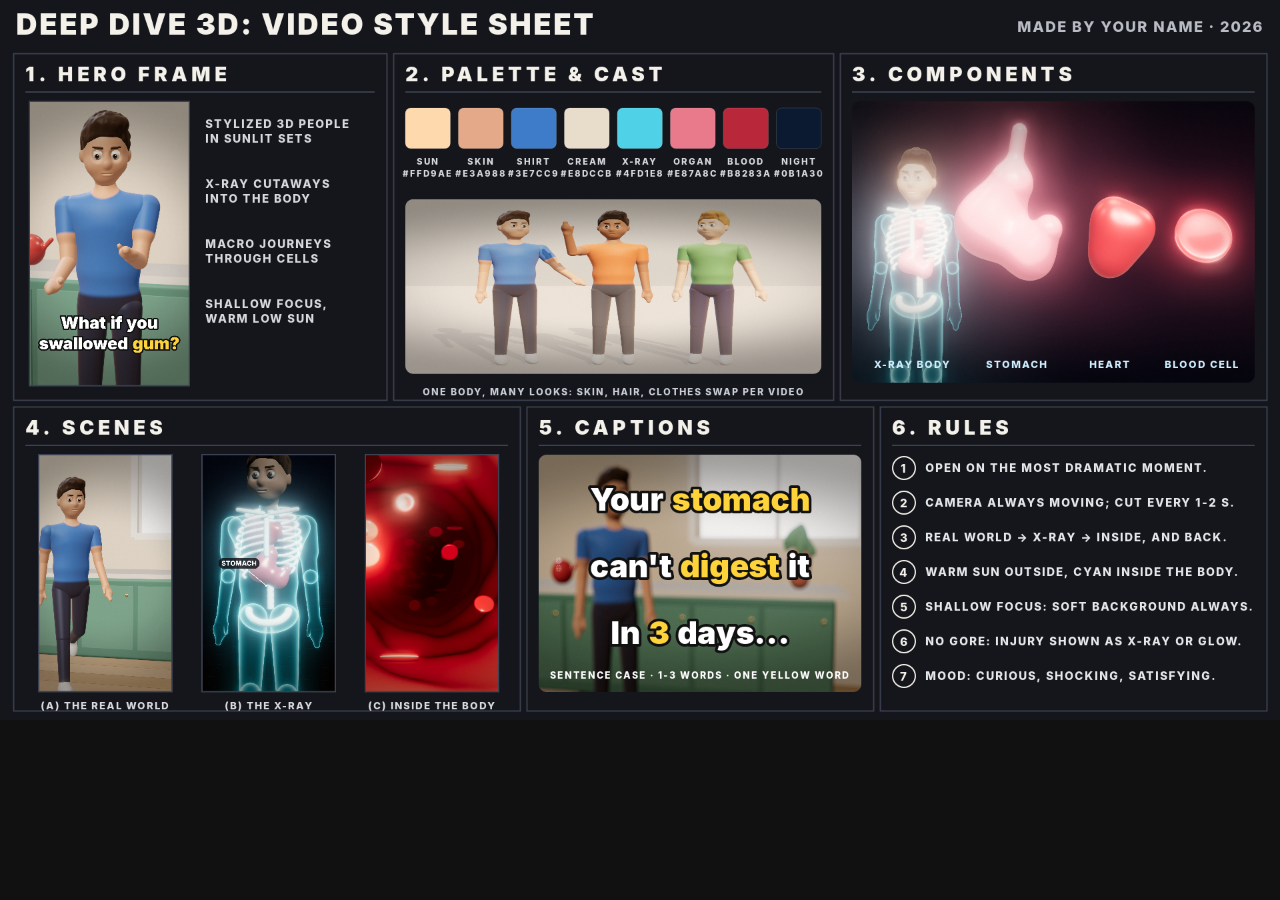
<file: faceless-shorts/styles/deep-dive/example/sheet.html>
<!doctype html>
<html><head><meta charset="utf-8"><title>Style sheet</title>
<style>
@font-face { font-family: 'Inter'; font-weight: 900; src: url('fonts/Inter-Black.otf'); }
@font-face { font-family: 'Inter'; font-weight: 800; src: url('fonts/Inter-ExtraBold.otf'); }
html, body { margin: 0; background: #111; } canvas { display: block; max-width: 100vw; height: auto; } #gl, #gl2 { display: none; }
</style></head>
<body><canvas id="cv" width="1920" height="1080"></canvas><canvas id="gl" width="1080" height="1920"></canvas><canvas id="gl2" width="1280" height="860"></canvas>
<script type="importmap">{"imports":{"three":"./vendor/three.module.js","three/addons/":"./vendor/addons/"}}</script>
<script type="module" src="src/sheet.js"></script></body></html>
</file>
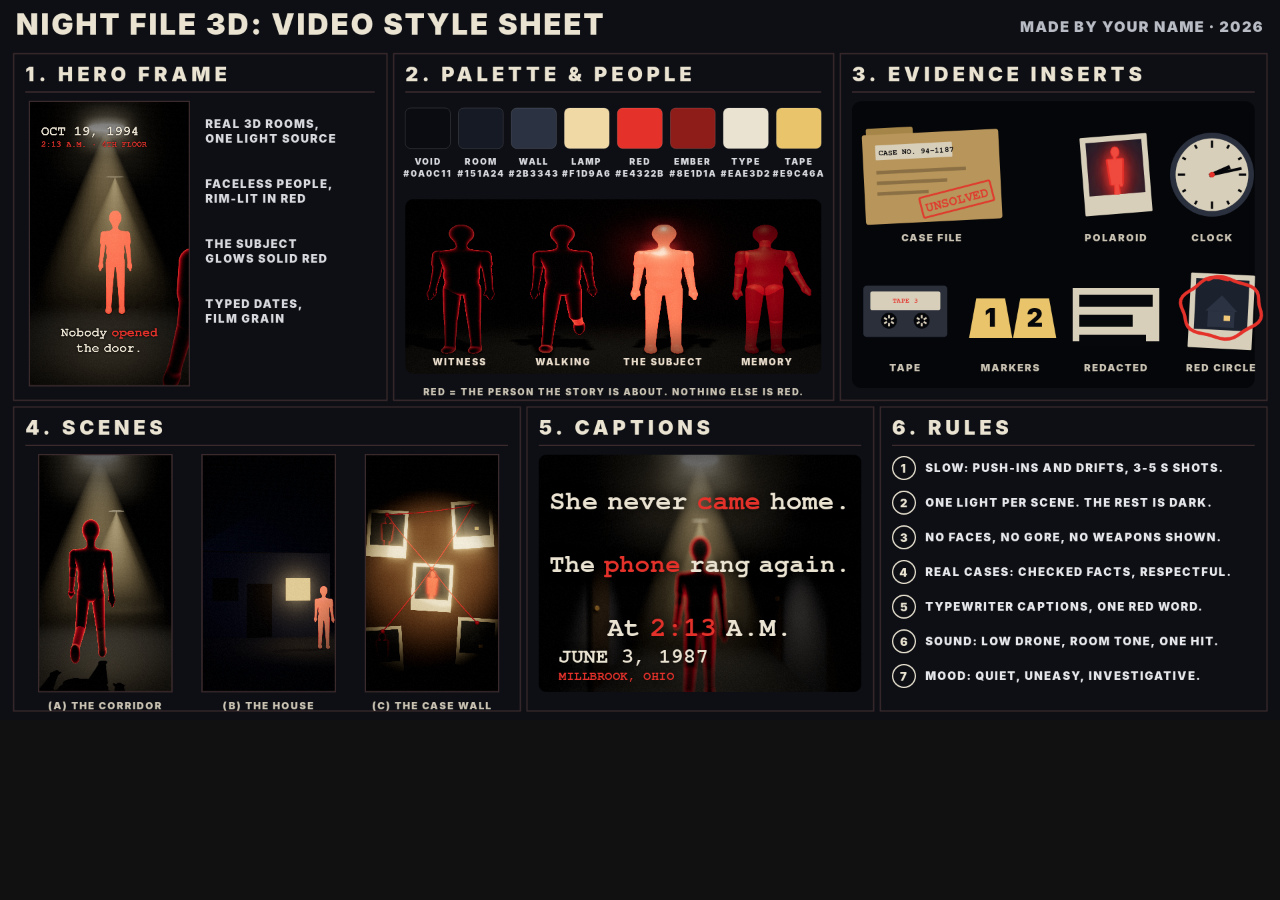
<file: faceless-shorts/styles/night-file/example/sheet.html>
<!doctype html>
<html><head><meta charset="utf-8"><title>Style sheet</title>
<style>
@font-face { font-family: 'Inter'; font-weight: 900; src: url('fonts/Inter-Black.otf'); }
@font-face { font-family: 'Inter'; font-weight: 800; src: url('fonts/Inter-Black.otf'); }
@font-face { font-family: 'FreeMono'; font-weight: 700; src: url('fonts/FreeMonoBold.ttf'); }
html, body { margin: 0; background: #111; } canvas { display: block; max-width: 100vw; height: auto; } #gl, #gl2 { display: none; }
</style></head>
<body><canvas id="cv" width="1920" height="1080"></canvas><canvas id="gl" width="1080" height="1920"></canvas><canvas id="gl2" width="1280" height="860"></canvas>
<script type="importmap">{"imports":{"three":"./vendor/three.module.js","three/addons/":"./vendor/addons/"}}</script>
<script type="module" src="src/sheet.js"></script></body></html>
</file>
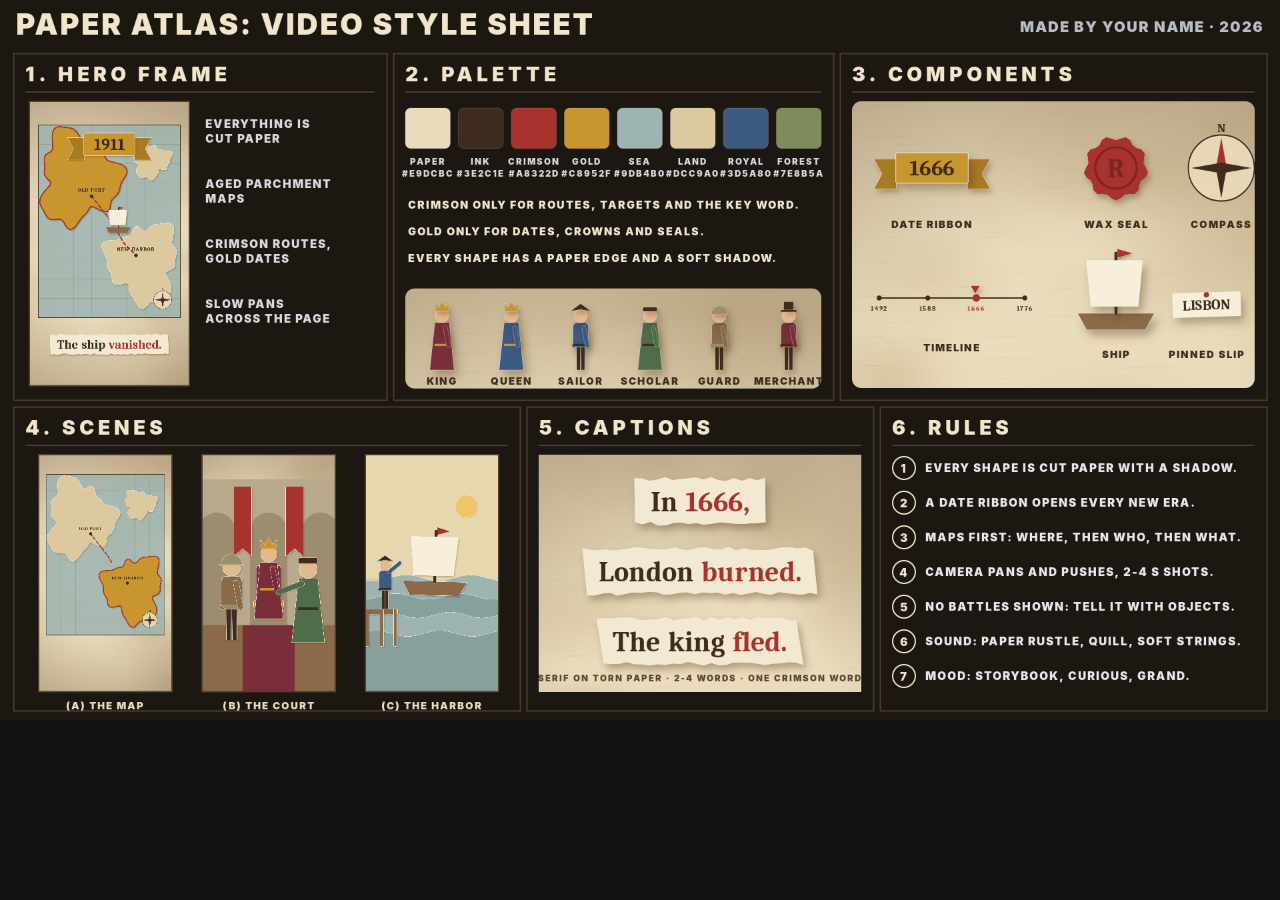
<file: faceless-shorts/styles/paper-atlas/example/sheet.html>
<!doctype html>
<html><head><meta charset="utf-8"><title>Style sheet</title>
<style>
@font-face { font-family: 'Inter'; font-weight: 900; src: url('fonts/Inter-Black.otf'); }
@font-face { font-family: 'Inter'; font-weight: 800; src: url('fonts/Inter-Black.otf'); }
@font-face { font-family: 'Caladea'; font-weight: 700; src: url('fonts/Caladea-Bold.ttf'); }
html, body { margin: 0; background: #111; } canvas { display: block; max-width: 100vw; height: auto; }
</style></head>
<body><canvas id="cv" width="1920" height="1080"></canvas>
<script type="module" src="src/sheet.js"></script></body></html>
</file>
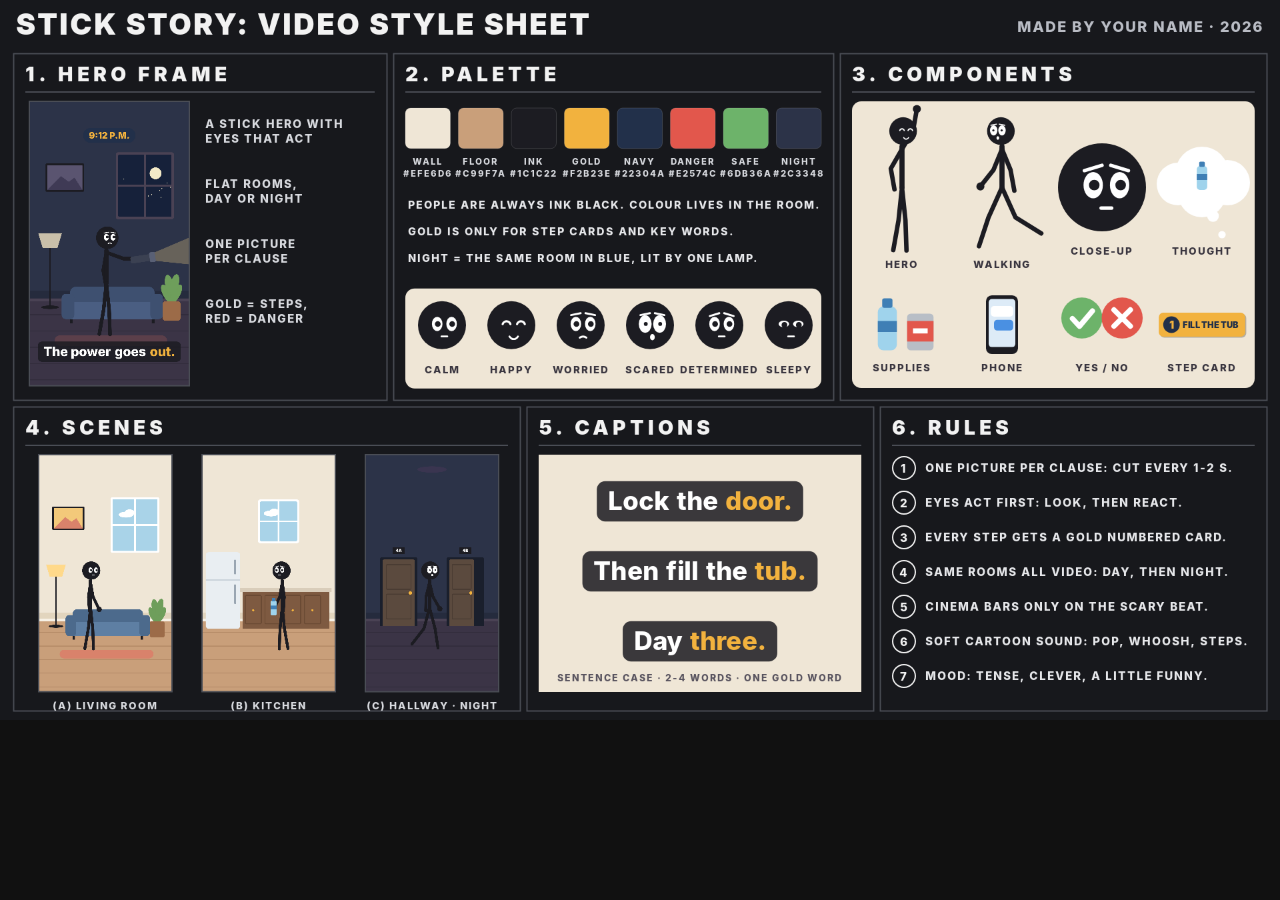
<file: faceless-shorts/styles/stick-story/example/sheet.html>
<!doctype html>
<html><head><meta charset="utf-8"><title>Style sheet</title>
<style>
@font-face { font-family: 'Inter'; font-weight: 900; src: url('fonts/Inter-Black.otf'); }
@font-face { font-family: 'Inter'; font-weight: 800; src: url('fonts/Inter-ExtraBold.otf'); }
html, body { margin: 0; background: #111; } canvas { display: block; max-width: 100vw; height: auto; }
</style></head>
<body><canvas id="cv" width="1920" height="1080"></canvas>
<script type="module" src="src/sheet.js"></script></body></html>
</file>
